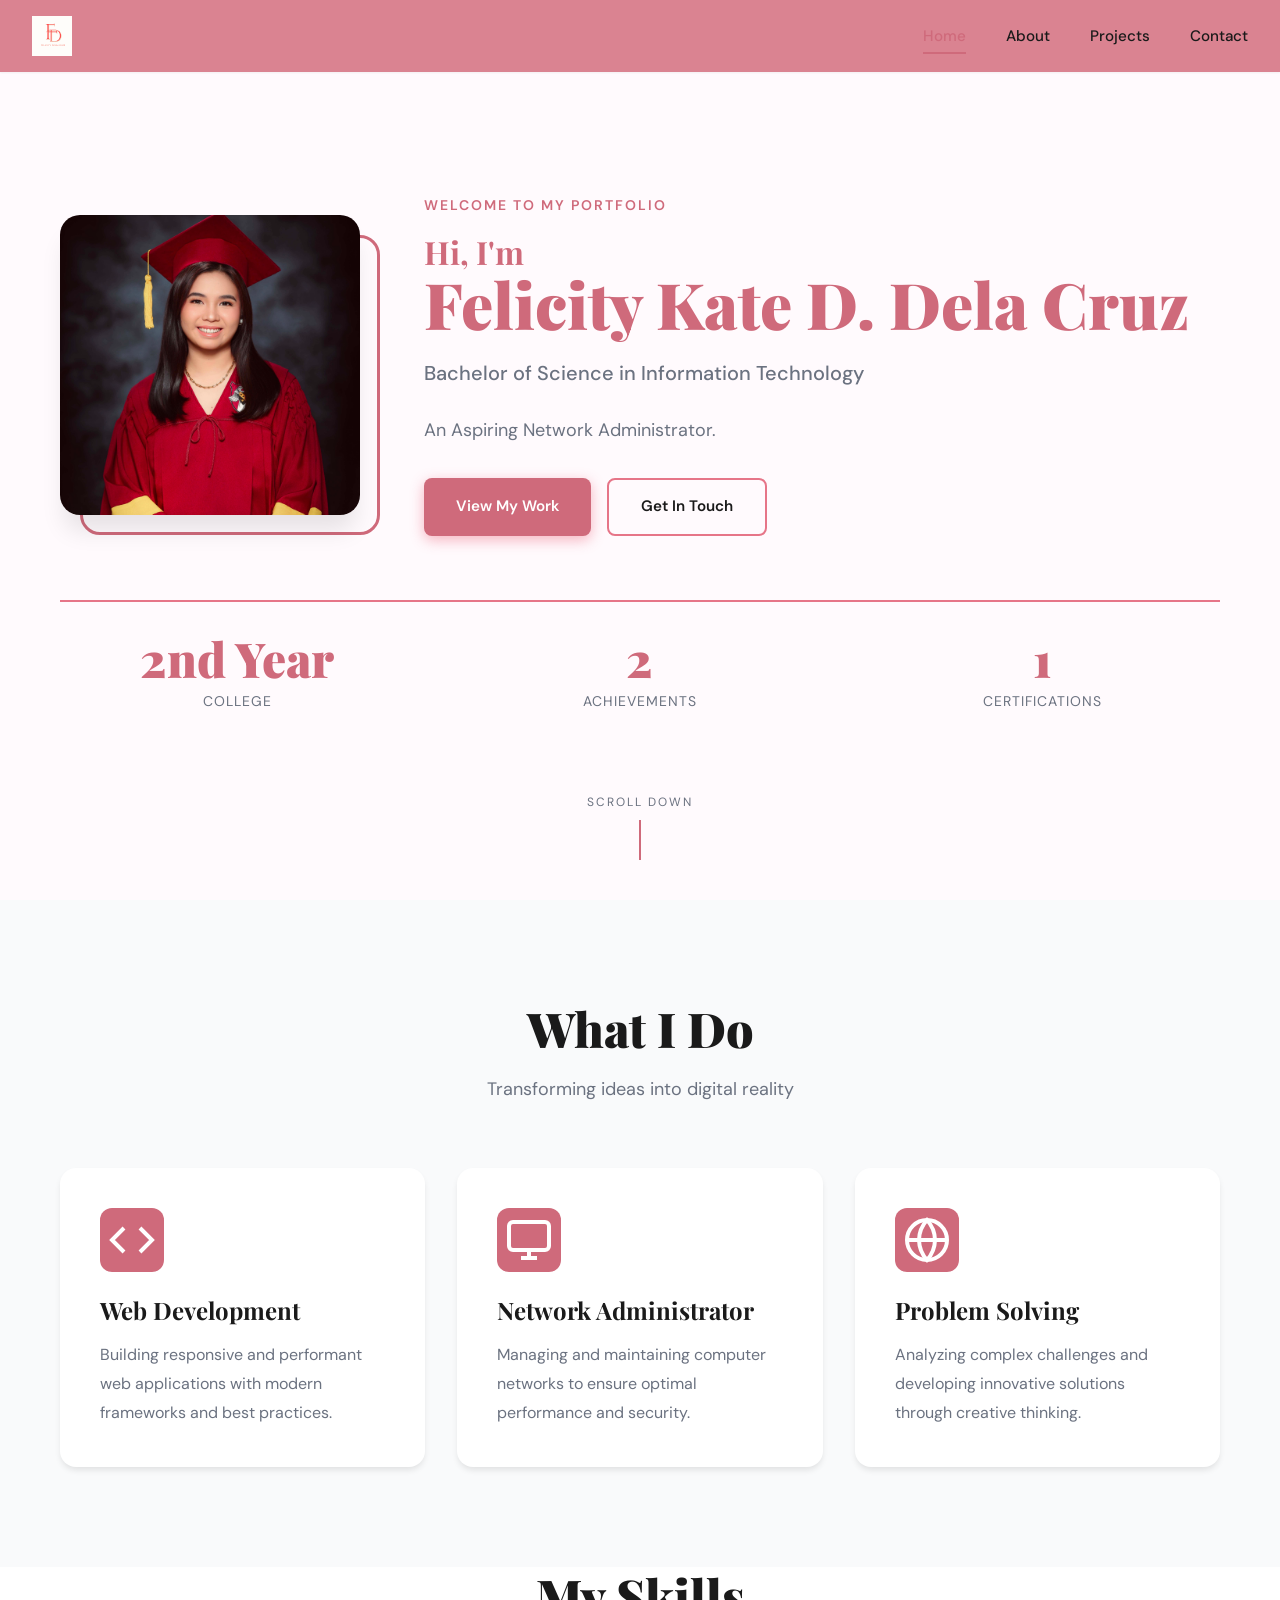
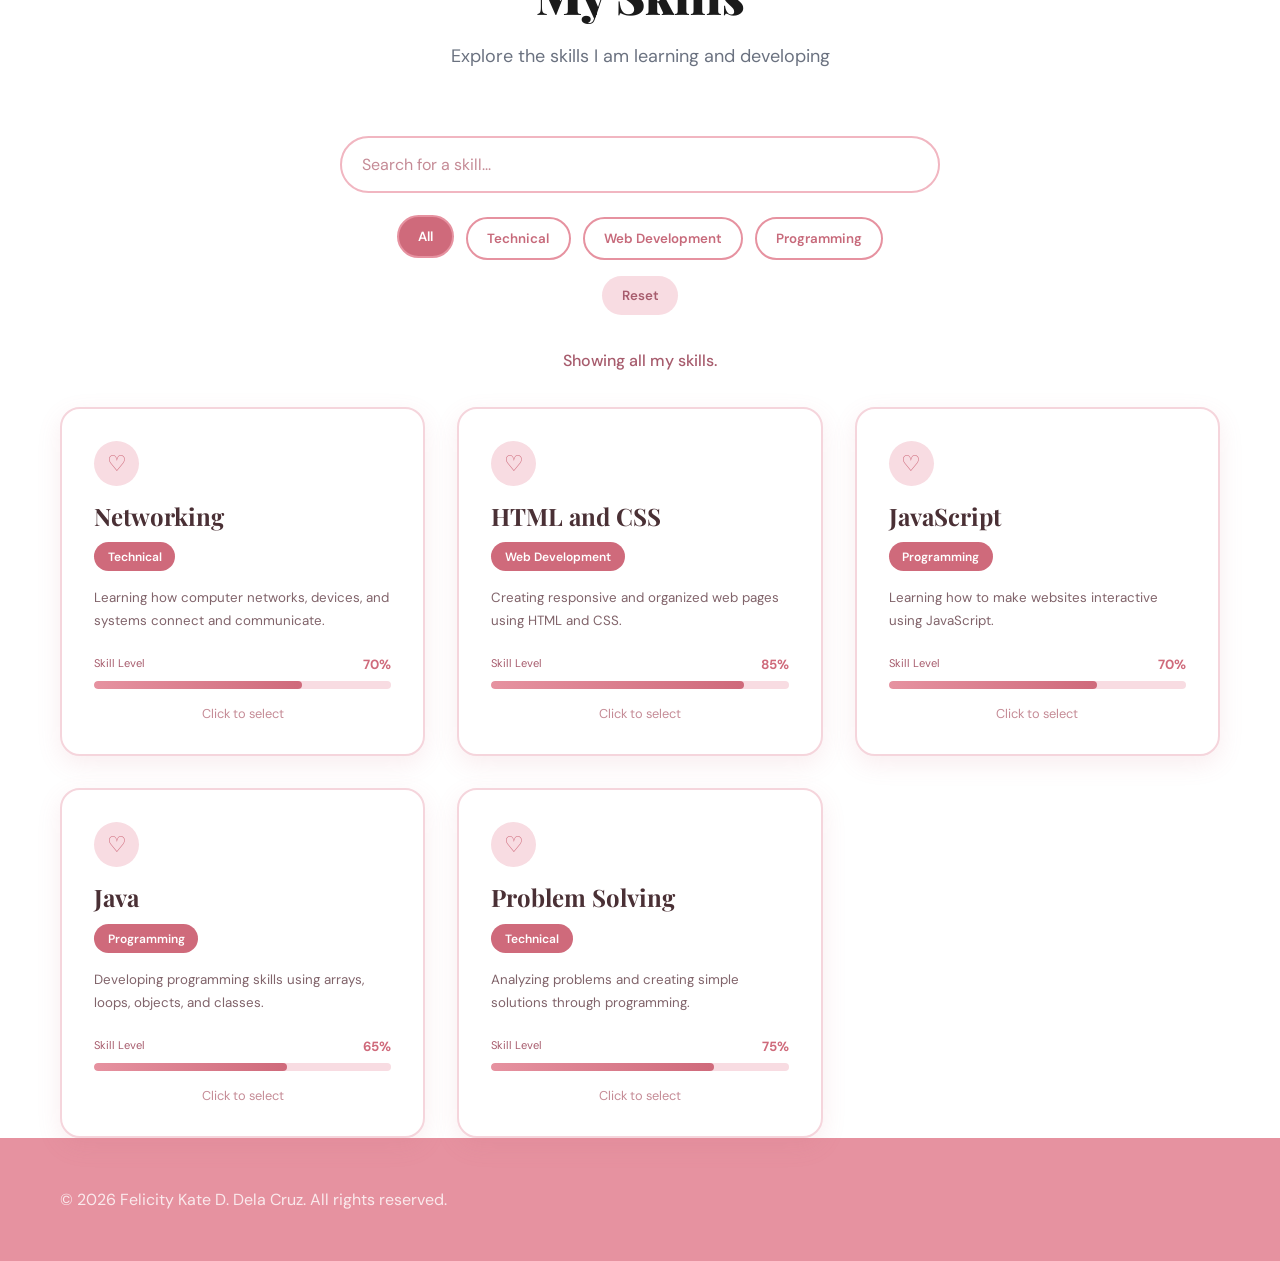
<file: index.html>
<!DOCTYPE html>
<html lang="en">
<head>
    <meta charset="UTF-8">
    <meta name="viewport" content="width=device-width, initial-scale=1.0">
    <title>Portfolio - Felicity Kate D. Dela Cruz</title>
    <link rel="stylesheet" href="styles.css">
        <script src="script.js" defer></script>
    <link rel="preconnect" href="https://fonts.googleapis.com">
    <link rel="preconnect" href="https://fonts.gstatic.com" crossorigin>
    <link href="https://fonts.googleapis.com/css2?family=Playfair+Display:wght@700;900&family=DM+Sans:wght@400;500;700&display=swap" rel="stylesheet">
</head>
<body>
    
    <nav class="navbar">
        <input type="checkbox" id="menu-toggle">
        <div class="nav-container">
            <a href="index.html" class="logo">
            <img src="assets/logo.svg" alt="My Logo">
            </a>
            <ul class="nav-menu">
                <li><a href="/index.html" class="nav-link active">Home</a></li>
                <li><a href="pages/about.html" class="nav-link">About</a></li>
                <li><a href="pages/projects.html" class="nav-link">Projects</a></li>
                <li><a href="pages/contact.html" class="nav-link">Contact</a></li>
            </ul>
            <label for="menu-toggle" class="hamburger">
                <span></span>
                <span></span>
                <span></span>
            </label>
        </div>
    </nav>

   
    <section class="hero">
        <div class="hero-background"></div>
        <div class="hero-container">
            <div class="hero-content">
                <div class="profile-photo">
                    <div class="photo-frame">
                        <img src="assets/profile.jpg" alt="Profile Photo">
                    </div>
                    <div class="photo-accent"></div>
                </div>
                <div class="hero-text">
                    <div class="hero-label">Welcome to my portfolio</div>
                    <h1 class="hero-title">
                        <span class="name-line">Hi, I'm</span>
                        <span class="name-highlight">Felicity Kate D. Dela Cruz</span>
                    </h1>
                    <p class="hero-course">Bachelor of Science in Information Technology</p>
                    <p class="hero-intro">
                       An Aspiring Network Administrator.
                    </p>
                    <div class="hero-cta">
                        <a href="pages/projects.html" class="btn btn-primary">View My Work</a>
                        <a href="pages/contact.html" class="btn btn-secondary">Get In Touch</a>
                    </div>
                </div>
            </div>
            
            <div class="hero-stats">
                <div class="stat-item">
                    <div class="stat-number">2nd Year</div>
                    <div class="stat-label">College</div>
                </div>
                <div class="stat-item">
                    <div class="stat-number">2</div>
                    <div class="stat-label"> Achievements</div>
                </div>
                <div class="stat-item">
                    <div class="stat-number">1</div>
                    <div class="stat-label">Certifications</div>
                </div>
            </div>
        </div>
        
        <div class="scroll-indicator">
            <span>Scroll Down</span>
            <div class="scroll-line"></div>
        </div>
    </section>

    
    <section class="featured">
        <div class="container">
            <div class="section-header">
                <h2 class="section-title">What I Do</h2>
                <p class="section-subtitle">Transforming ideas into digital reality</p>
            </div>
            
            <div class="features-grid">
                <div class="feature-card">
                    <div class="feature-icon">
                        <svg width="48" height="48" viewBox="0 0 24 24" fill="none" stroke="currentColor" stroke-width="2">
                            <polyline points="16 18 22 12 16 6"></polyline>
                            <polyline points="8 6 2 12 8 18"></polyline>
                        </svg>
                    </div>
                    <h3>Web Development</h3>
                    <p>Building responsive and performant web applications with modern frameworks and best practices.</p>
                </div>
                
                <div class="feature-card">
                    <div class="feature-icon">
                        <svg width="48" height="48" viewBox="0 0 24 24" fill="none" stroke="currentColor" stroke-width="2">
                            <rect x="2" y="3" width="20" height="14" rx="2"></rect>
                            <line x1="8" y1="21" x2="16" y2="21"></line>
                            <line x1="12" y1="17" x2="12" y2="21"></line>
                        </svg>
                    </div>
                    <h3>Network Administrator</h3>
                    <p>Managing and maintaining computer networks to ensure optimal performance and security.</p>
                </div>
                
                <div class="feature-card">
                    <div class="feature-icon">
                        <svg width="48" height="48" viewBox="0 0 24 24" fill="none" stroke="currentColor" stroke-width="2">
                            <circle cx="12" cy="12" r="10"></circle>
                            <line x1="2" y1="12" x2="22" y2="12"></line>
                            <path d="M12 2a15.3 15.3 0 0 1 4 10 15.3 15.3 0 0 1-4 10 15.3 15.3 0 0 1-4-10 15.3 15.3 0 0 1 4-10z"></path>
                        </svg>
                    </div>
                    <h3>Problem Solving</h3>
                    <p>Analyzing complex challenges and developing innovative solutions through creative thinking.</p>
                </div>
            </div>
        </div>
    </section>

    <section class="interactive-section">
    <div class="container">

        <div class="section-header">
            <h2 class="section-title">My Skills</h2>
            <p class="section-subtitle">
                Explore the skills I am learning and developing
            </p>
        </div>

        <div class="skill-controls">

            <div class="skill-search">
                <input
                    type="text"
                    id="skillSearch"
                    placeholder="Search for a skill..."
                    aria-label="Search skills"
                >
            </div>

            <div class="category-buttons">
                <button type="button" class="category-btn active" data-category="All">
                    All
                </button>

                <button type="button" class="category-btn" data-category="Technical">
                    Technical
                </button>

                <button type="button" class="category-btn" data-category="Web Development">
                    Web Development
                </button>

                <button type="button" class="category-btn" data-category="Programming">
                    Programming
                </button>
            </div>

            <button type="button" id="resetSkills" class="reset-btn">
                Reset
            </button>

        </div>

        <p id="skillMessage" class="skill-message"></p>

        <div id="skillsContainer" class="skills-container"></div>

    </div>
</section>

    
    <footer class="footer">
        <div class="container">
            <div class="footer-content">
                <div class="footer-left">
                    <p>&copy; 2026 Felicity Kate D. Dela Cruz. All rights reserved.</p>
                </div>
                
            </div>
        </div>
    </footer>

</body>
</html>
</file>
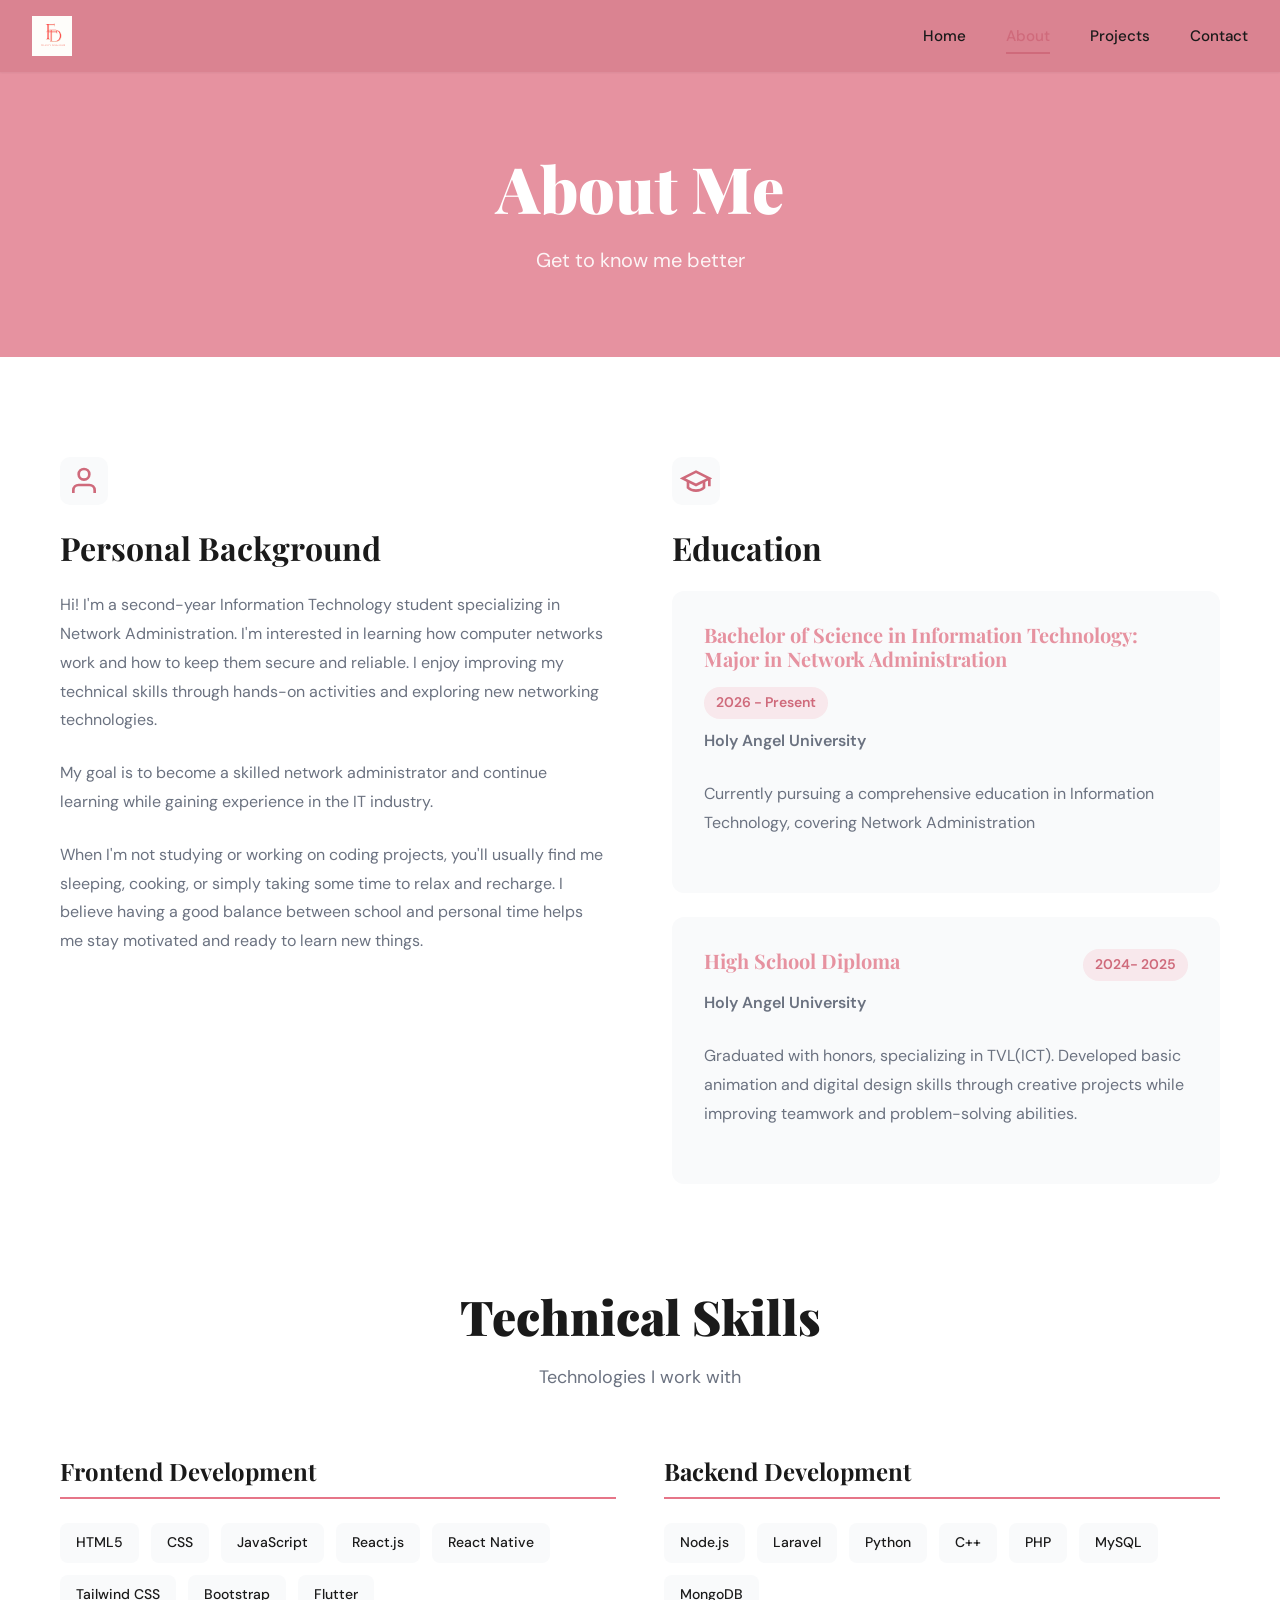
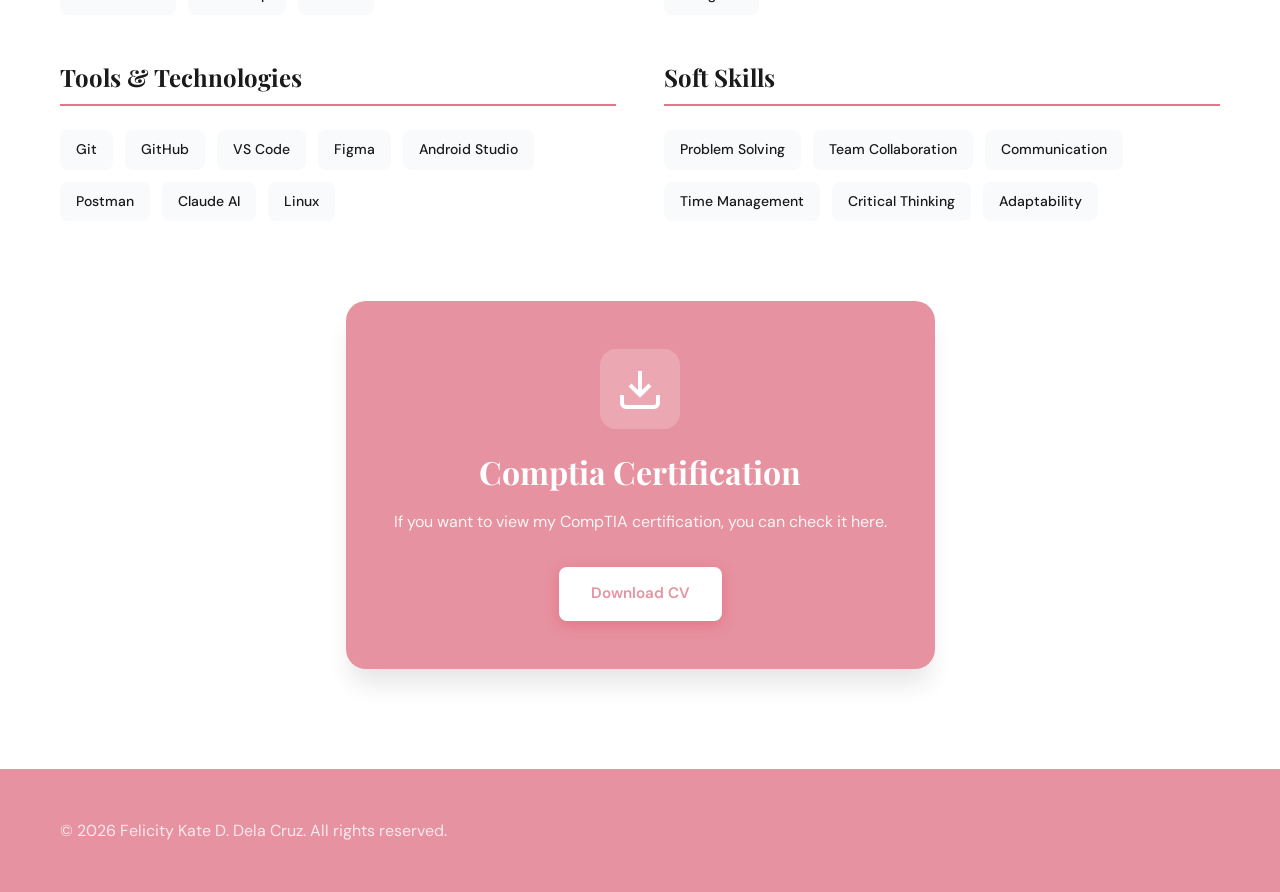
<file: pages/about.html>
<!DOCTYPE html>
<html lang="en">
<head>
    <meta charset="UTF-8">
    <meta name="viewport" content="width=device-width, initial-scale=1.0">
    <title>About - Portfolio</title>
    <link rel="stylesheet" href="../styles.css">
    <link rel="preconnect" href="https://fonts.googleapis.com">
    <link rel="preconnect" href="https://fonts.gstatic.com" crossorigin>
    <link href="https://fonts.googleapis.com/css2?family=Playfair+Display:wght@700;900&family=DM+Sans:wght@400;500;700&display=swap" rel="stylesheet">
</head>
<body>
 
    <nav class="navbar">
        <input type="checkbox" id="menu-toggle">
        <div class="nav-container">
             <a href="../index.html" class="logo">
             <img src="../assets/logo.svg" alt="My Logo">
            </a>
            <ul class="nav-menu">
                <li><a href="../index.html" class="nav-link">Home</a></li>
                <li><a href="about.html" class="nav-link active">About</a></li>
                <li><a href="projects.html" class="nav-link">Projects</a></li>
                <li><a href="contact.html" class="nav-link">Contact</a></li>
            </ul>
            <label for="menu-toggle" class="hamburger">
                <span></span>
                <span></span>
                <span></span>
            </label>
        </div>
    </nav>


    <section class="page-header">
        <div class="container">
            <div class="page-header-content">
                <h1 class="page-title">About Me</h1>
                <p class="page-subtitle">Get to know me better</p>
            </div>
        </div>
    </section>

    
    <section class="about-content">
        <div class="container">
            <div class="about-grid">
             
                <div class="about-section">
                    <div class="section-icon">
                        <svg width="32" height="32" viewBox="0 0 24 24" fill="none" stroke="currentColor" stroke-width="2">
                            <path d="M20 21v-2a4 4 0 0 0-4-4H8a4 4 0 0 0-4 4v2"></path>
                            <circle cx="12" cy="7" r="4"></circle>
                        </svg>
                    </div>
                    <h2>Personal Background</h2>
                    <p>
                      Hi! I'm a second-year Information Technology student specializing in Network Administration. 
                      I'm interested in learning how computer networks work and how to keep them secure and reliable. 
                      I enjoy improving my technical skills through hands-on activities and exploring new networking technologies.
                    </p>
                    <p>
                    My goal is to become a skilled network administrator and continue learning while gaining experience in the IT industry.
                    </p>
                    <p>
                     When I'm not studying or working on coding projects, you'll usually find me sleeping, cooking, or simply taking some time to relax and recharge.
                      I believe having a good balance between school and personal time helps me stay motivated and ready to learn new things.
                    </p>
                </div>

            
                <div class="about-section">
                    <div class="section-icon">
                        <svg width="32" height="32" viewBox="0 0 24 24" fill="none" stroke="currentColor" stroke-width="2">
                            <path d="M22 10v6M2 10l10-5 10 5-10 5z"></path>
                            <path d="M6 12v5c3 3 9 3 12 0v-5"></path>
                        </svg>
                    </div>
                    <h2>Education</h2>
                    
                    <div class="education-item">
                        <div class="education-header">
                            <h3>Bachelor of Science in Information Technology: Major in Network Administration</h3>
                            <span class="education-year">2026 - Present</span>
                        </div>
                        <p class="education-institution">Holy Angel University</p>
                        <p class="education-description">
                            Currently pursuing a comprehensive education in Information Technology, covering Network Administration
                           
                        </p>
                    </div>

                    <div class="education-item">
                        <div class="education-header">
                            <h3>High School Diploma</h3>
                            <span class="education-year">2024- 2025</span>
                        </div>
                        <p class="education-institution">Holy Angel University</p>
                        <p class="education-description">
                            Graduated with honors, specializing in TVL(ICT). Developed basic animation and digital design skills through creative projects while improving teamwork and problem-solving abilities.
 
                        </p>
                    </div>
                </div>
            </div>

            
            <div class="skills-section">
                <div class="section-header">
                    <h2 class="section-title">Technical Skills</h2>
                    <p class="section-subtitle">Technologies I work with</p>
                </div>

                <div class="skills-grid">
                    <div class="skill-category">
                        <h3>Frontend Development</h3>
                        <div class="skill-tags">
                            <span class="skill-tag">HTML5</span>
                            <span class="skill-tag">CSS</span>
                            <span class="skill-tag">JavaScript</span>
                            <span class="skill-tag">React.js</span>
                            <span class="skill-tag">React Native</span>
                            <span class="skill-tag">Tailwind CSS</span>
                            <span class="skill-tag">Bootstrap</span>
                            <span class="skill-tag">Flutter</span>
                        </div>
                    </div>

                    <div class="skill-category">
                        <h3>Backend Development</h3>
                        <div class="skill-tags">
                            <span class="skill-tag">Node.js</span>
                            <span class="skill-tag">Laravel</span>
                            <span class="skill-tag">Python</span>
                            <span class="skill-tag">C++</span>
                            <span class="skill-tag">PHP</span>
                            <span class="skill-tag">MySQL</span>
                            <span class="skill-tag">MongoDB</span>
                        </div>
                    </div>

                    <div class="skill-category">
                        <h3>Tools & Technologies</h3>
                        <div class="skill-tags">
                            <span class="skill-tag">Git</span>
                            <span class="skill-tag">GitHub</span>
                            <span class="skill-tag">VS Code</span>
                            <span class="skill-tag">Figma</span>
                            <span class="skill-tag">Android Studio</span>
                            <span class="skill-tag">Postman</span>
                            <span class="skill-tag">Claude AI</span>
                            <span class="skill-tag">Linux</span>
                        </div>
                    </div>

                    <div class="skill-category">
                        <h3>Soft Skills</h3>
                        <div class="skill-tags">
                            <span class="skill-tag">Problem Solving</span>
                            <span class="skill-tag">Team Collaboration</span>
                            <span class="skill-tag">Communication</span>
                            <span class="skill-tag">Time Management</span>
                            <span class="skill-tag">Critical Thinking</span>
                            <span class="skill-tag">Adaptability</span>
                        </div>
                    </div>
                </div>
            </div>

            <div class="cv-section">
                <div class="cv-card">
                    <div class="cv-icon">
                        <svg width="48" height="48" viewBox="0 0 24 24" fill="none" stroke="currentColor" stroke-width="2">
                            <path d="M21 15v4a2 2 0 0 1-2 2H5a2 2 0 0 1-2-2v-4"></path>
                            <polyline points="7 10 12 15 17 10"></polyline>
                            <line x1="12" y1="15" x2="12" y2="3"></line>
                        </svg>
                    </div>
                    <h3>Comptia Certification</h3>
                    <p>If you want to view my CompTIA certification, you can check it here.</p>
                    <a href="../assets/certificate.jpg" download class="btn btn-primary cv-download-btn">Download CV</a>
                </div>
            </div>
        </div>
    </section>

    <footer class="footer">
        <div class="container">
            <div class="footer-content">
                <div class="footer-left">
                    <p>&copy; 2026 Felicity Kate D. Dela Cruz. All rights reserved.</p>
                </div>
            </div>
        </div>
    </footer>

</body>
</html>
</file>
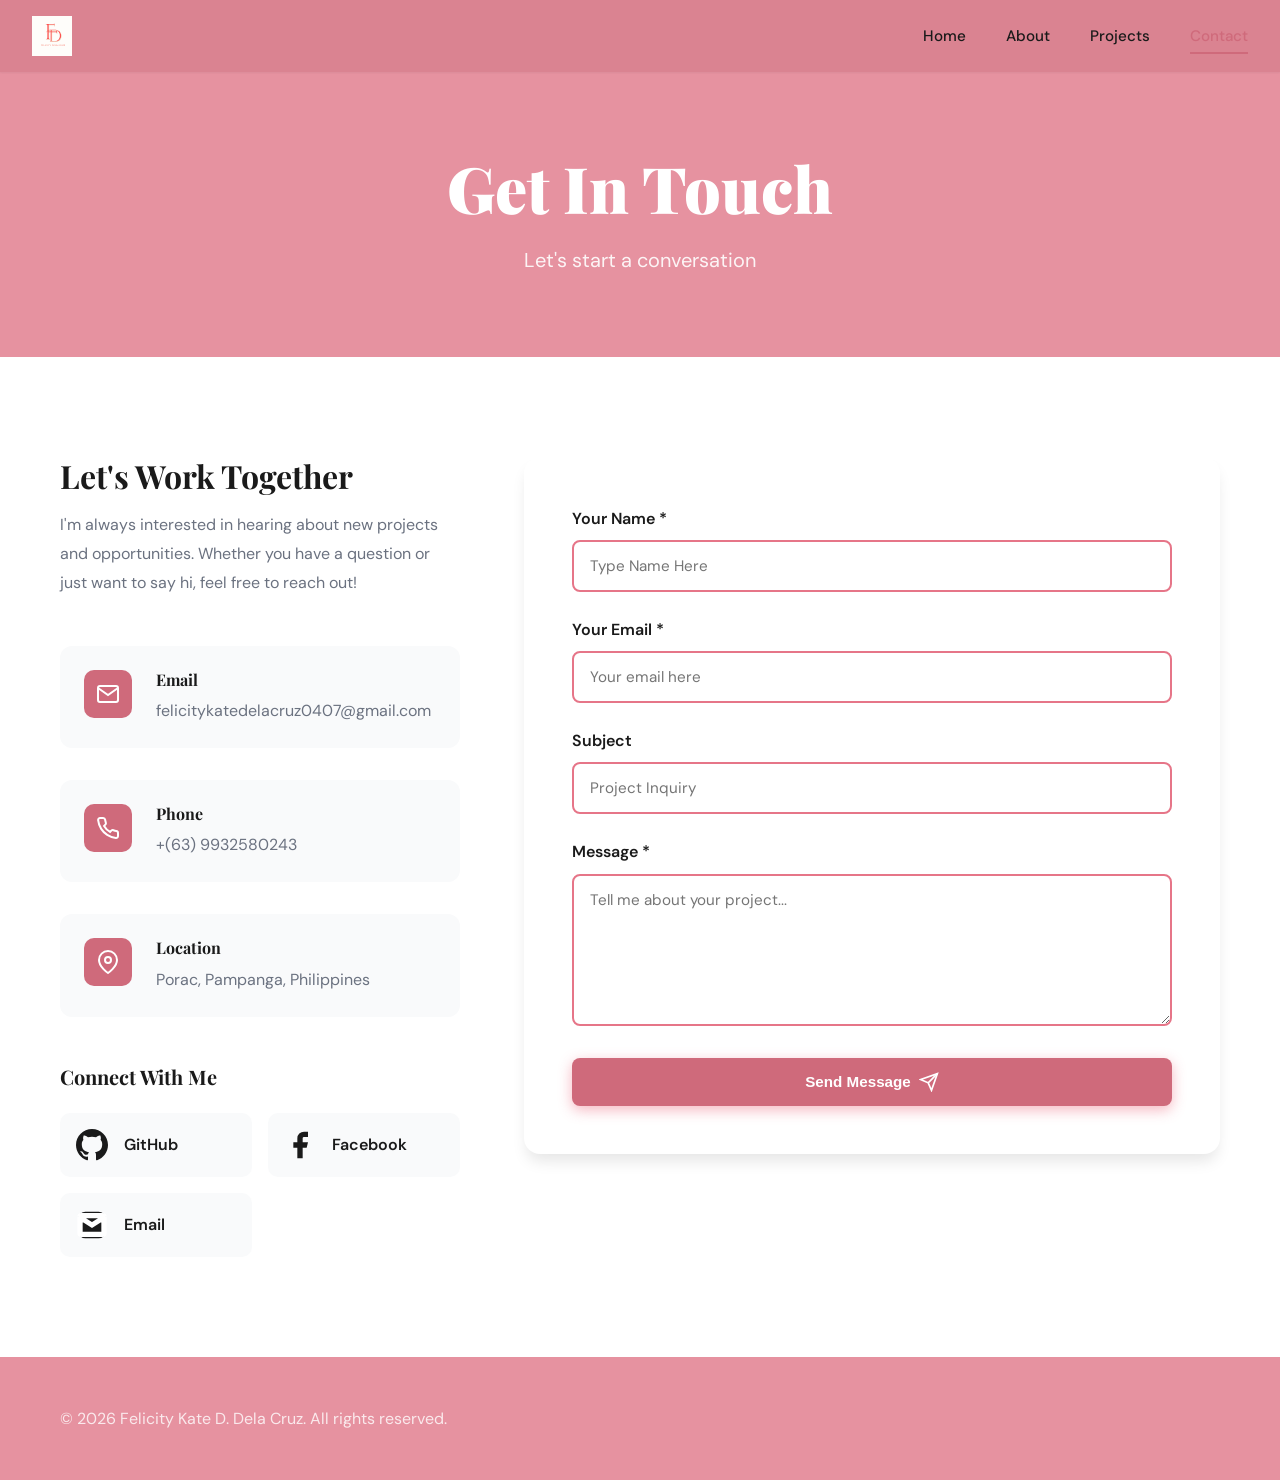
<file: pages/contact.html>
<!DOCTYPE html>
<html lang="en">
<head>
    <meta charset="UTF-8">
    <meta name="viewport" content="width=device-width, initial-scale=1.0">
    <title>Contact - Portfolio</title>
    <link rel="stylesheet" href="../styles.css">
    <link rel="preconnect" href="https://fonts.googleapis.com">
    <link rel="preconnect" href="https://fonts.gstatic.com" crossorigin>
    <link href="https://fonts.googleapis.com/css2?family=Playfair+Display:wght@700;900&family=DM+Sans:wght@400;500;700&display=swap" rel="stylesheet">
</head>
<body>
   
    <nav class="navbar">
        <input type="checkbox" id="menu-toggle">
        <div class="nav-container">
            <a href="../index.html" class="logo">
            <img src="../assets/logo.svg" alt="My Logo">
            </a>
            <ul class="nav-menu">
                <li><a href="../index.html" class="nav-link">Home</a></li>
                <li><a href="about.html" class="nav-link">About</a></li>
                <li><a href="projects.html" class="nav-link">Projects</a></li>
                <li><a href="contact.html" class="nav-link active">Contact</a></li>
            </ul>
            <label for="menu-toggle" class="hamburger">
                <span></span>
                <span></span>
                <span></span>
            </label>
        </div>
    </nav>

   
    <section class="page-header">
        <div class="container">
            <div class="page-header-content">
                <h1 class="page-title">Get In Touch</h1>
                <p class="page-subtitle">Let's start a conversation</p>
            </div>
        </div>
    </section>

 
    <section class="contact-section">
        <div class="container">
            <div class="contact-grid">
                
               
                <div class="contact-info">
                    <div class="contact-intro">
                        <h2>Let's Work Together</h2>
                        <p>
                            I'm always interested in hearing about new projects and opportunities. 
                            Whether you have a question or just want to say hi, feel free to reach out!
                        </p>
                    </div>

                    <div class="contact-details">
                        <div class="contact-item">
                            <div class="contact-icon">
                                <svg width="24" height="24" viewBox="0 0 24 24" fill="none" stroke="currentColor" stroke-width="2">
                                    <path d="M4 4h16c1.1 0 2 .9 2 2v12c0 1.1-.9 2-2 2H4c-1.1 0-2-.9-2-2V6c0-1.1.9-2 2-2z"></path>
                                    <polyline points="22,6 12,13 2,6"></polyline>
                                </svg>
                            </div>
                            <div class="contact-text">
                                <h3>Email</h3>
                                <a href="mailto:felicitykatedelacruz0407@gmail.com">felicitykatedelacruz0407@gmail.com</a>
                            </div>
                        </div>

                        <div class="contact-item">
                            <div class="contact-icon">
                                <svg width="24" height="24" viewBox="0 0 24 24" fill="none" stroke="currentColor" stroke-width="2">
                                    <path d="M22 16.92v3a2 2 0 0 1-2.18 2 19.79 19.79 0 0 1-8.63-3.07 19.5 19.5 0 0 1-6-6 19.79 19.79 0 0 1-3.07-8.67A2 2 0 0 1 4.11 2h3a2 2 0 0 1 2 1.72 12.84 12.84 0 0 0 .7 2.81 2 2 0 0 1-.45 2.11L8.09 9.91a16 16 0 0 0 6 6l1.27-1.27a2 2 0 0 1 2.11-.45 12.84 12.84 0 0 0 2.81.7A2 2 0 0 1 22 16.92z"></path>
                                </svg>
                            </div>
                            <div class="contact-text">
                                <h3>Phone</h3>
                                <a href="tel:+639932580243">+(63) 9932580243</a>
                            </div>
                        </div>

                        <div class="contact-item">
                            <div class="contact-icon">
                                <svg width="24" height="24" viewBox="0 0 24 24" fill="none" stroke="currentColor" stroke-width="2">
                                    <path d="M21 10c0 7-9 13-9 13s-9-6-9-13a9 9 0 0 1 18 0z"></path>
                                    <circle cx="12" cy="10" r="3"></circle>
                                </svg>
                            </div>
                            <div class="contact-text">
                                <h3>Location</h3>
                                <p>Porac, Pampanga, Philippines</p>
                            </div>
                        </div>
                    </div>

                    <div class="contact-social">
                        <h3>Connect With Me</h3>
                        <div class="social-links-large">
                            <a href="https://github.com/felicitydelacruz" class="social-link-large" aria-label="GitHub">
                                <svg width="32" height="32" viewBox="0 0 24 24" fill="currentColor">
                                    <path d="M12 0c-6.626 0-12 5.373-12 12 0 5.302 3.438 9.8 8.207 11.387.599.111.793-.261.793-.577v-2.234c-3.338.726-4.033-1.416-4.033-1.416-.546-1.387-1.333-1.756-1.333-1.756-1.089-.745.083-.729.083-.729 1.205.084 1.839 1.237 1.839 1.237 1.07 1.834 2.807 1.304 3.492.997.107-.775.418-1.305.762-1.604-2.665-.305-5.467-1.334-5.467-5.931 0-1.311.469-2.381 1.236-3.221-.124-.303-.535-1.524.117-3.176 0 0 1.008-.322 3.301 1.23.957-.266 1.983-.399 3.003-.404 1.02.005 2.047.138 3.006.404 2.291-1.552 3.297-1.23 3.297-1.23.653 1.653.242 2.874.118 3.176.77.84 1.235 1.911 1.235 3.221 0 4.609-2.807 5.624-5.479 5.921.43.372.823 1.102.823 2.222v3.293c0 .319.192.694.801.576 4.765-1.589 8.199-6.086 8.199-11.386 0-6.627-5.373-12-12-12z"/>
                                </svg>
                                <span>GitHub</span>
                            
                            <a href="https://www.facebook.com/felicity.delacruz.10" class="social-link-large" aria-label="Facebook">
                                <svg width="32" height="32" viewBox="0 0 24 24" fill="currentColor">
                                <path d="M18 2h-3a5 5 0 00-5 5v3H7v4h3v8h4v-8h3l1-4h-4V7a1 1 0 011-1h3z"/>
                                </svg>
                                <span>Facebook</span>
                            </a>
                            <a href="mailto:felicitykatedelacruz0407@gmail.com" class="social-link-large" aria-label="Email">
                                <svg width="32" height="32" viewBox="0 0 24 24" fill="currentColor">
                                    <rect x="2" y="2" width="20" height="20" rx="5" ry="5"></rect>
                                    <path d="M22 6c0-1.1-.9-2-2-2H4c-1.1 0-2 .9-2 2v12c0 1.1.9 2 2 2h16c1.1 0 2-.9 2-2V6zm-2 0l-8 5-8-5h16zm0 12H4V8l8 5 8-5v10z"  fill="none" stroke="#fff" stroke-width="2"></path>
                                    <line x1="17.5" y1="6.5" x2="17.51" y2="6.5" stroke="#fff" stroke-width="2"></line>
                                </svg>
                                <span>Email</span>
                            </a>
                        </div>
                    </div>
                </div>

               
                <div class="contact-form-wrapper">
                    <form class="contact-form" id="contactForm" method="post" action="https://formspree.io/f/xwvnlror">
                        <div class="form-group">
                            <label for="name">Your Name *</label>
                            <input 
                                type="text" 
                                id="name" 
                                name="name" 
                                placeholder="Type Name Here"
                                required
                                minlength="2"
                            >
                        </div>

                        <div class="form-group">
                            <label for="email">Your Email *</label>
                            <input 
                                type="email" 
                                id="email" 
                                name="email" 
                                placeholder="Your email here"
                                required
                            >
                        </div>

                        <div class="form-group">
                            <label for="subject">Subject</label>
                            <input 
                                type="text" 
                                id="subject" 
                                name="subject" 
                                placeholder="Project Inquiry"
                                minlength="3"
                            >
                        </div>

                        <div class="form-group">
                            <label for="message">Message *</label>
                            <textarea 
                                id="message" 
                                name="message" 
                                rows="6" 
                                placeholder="Tell me about your project..."
                                required
                                minlength="10"
                            ></textarea>
                        </div>

                        <button type="submit" class="btn btn-primary btn-full">
                            Send Message
                            <svg width="20" height="20" viewBox="0 0 24 24" fill="none" stroke="currentColor" stroke-width="2">
                                <line x1="22" y1="2" x2="11" y2="13"></line>
                                <polygon points="22 2 15 22 11 13 2 9 22 2"></polygon>
                            </svg>
                        </button>
                    </form>

                    <div class="form-success" id="formSuccess">
                        <div class="success-icon">
                            <svg width="48" height="48" viewBox="0 0 24 24" fill="none" stroke="currentColor" stroke-width="2">
                                <path d="M22 11.08V12a10 10 0 1 1-5.93-9.14"></path>
                                <polyline points="22 4 12 14.01 9 11.01"></polyline>
                            </svg>
                        </div>
                        <h3>Message Sent Successfully!</h3>
                        <p>Thank you for reaching out. I'll get back to you as soon as possible.</p>
                        <a href="contact.html" class="btn btn-secondary">Send Another Message</a>
                    </div>
                </div>

            </div>
        </div>
    </section>


    <footer class="footer">
        <div class="container">
            <div class="footer-content">
                <div class="footer-left">
                    <p>&copy; 2026 Felicity Kate D. Dela Cruz. All rights reserved.</p>
                </div>
                
            </div>
        </div>
    </footer>

    
</body>
</html>
</file>
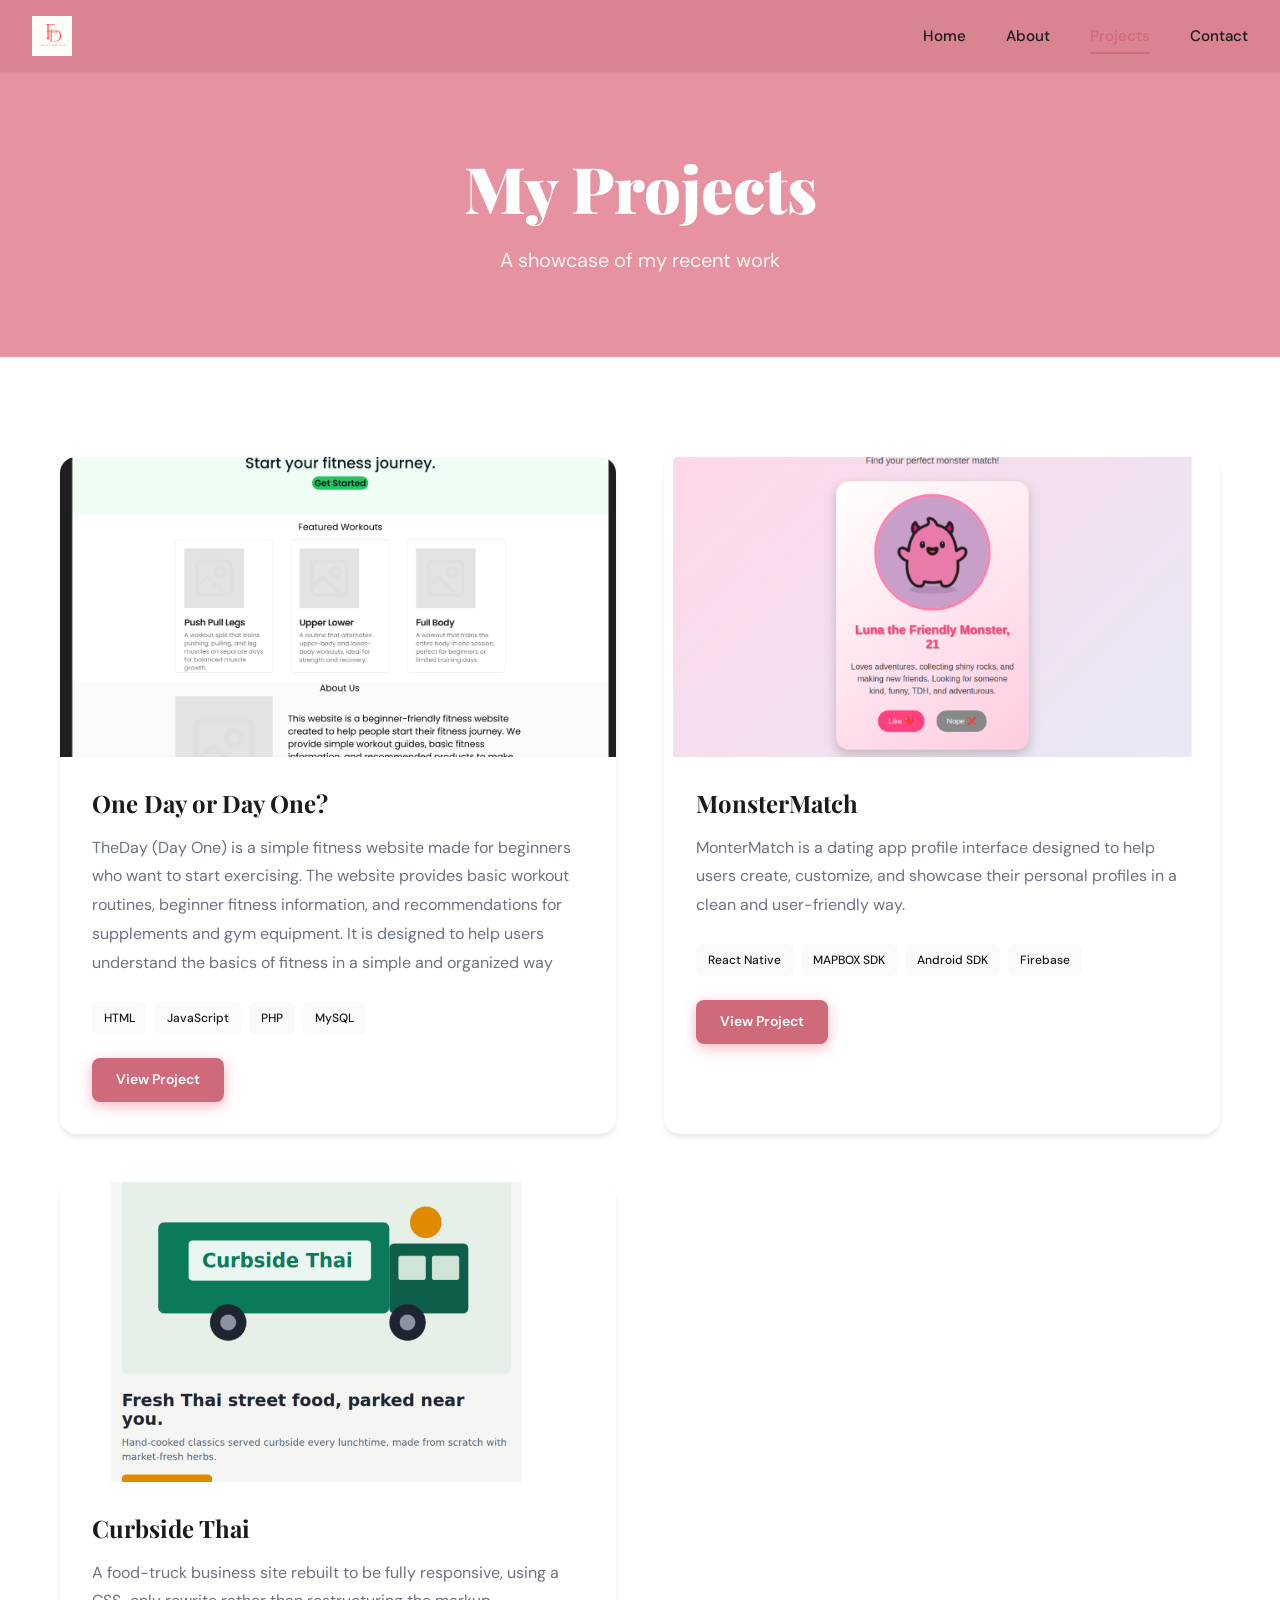
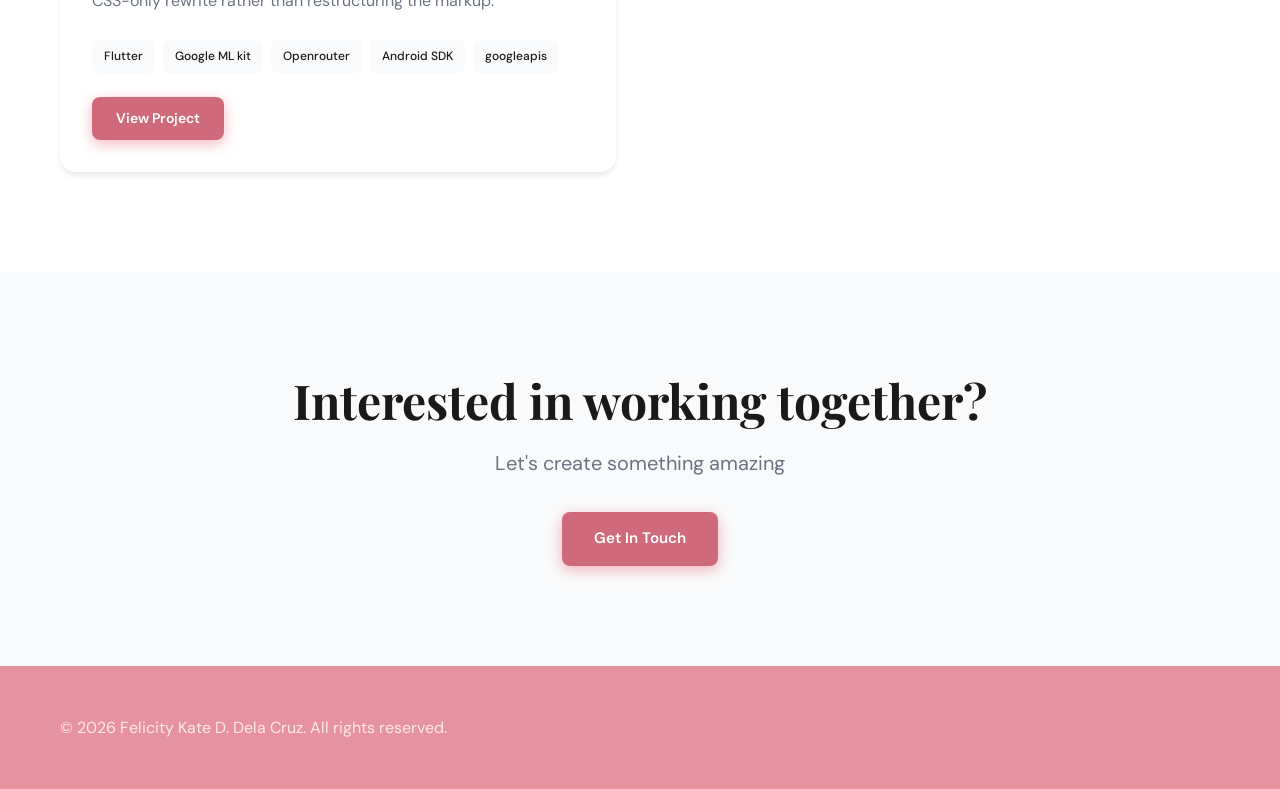
<file: pages/projects.html>
<!DOCTYPE html>
<html lang="en">
<head>
    <meta charset="UTF-8">
    <meta name="viewport" content="width=device-width, initial-scale=1.0">
    <title>Projects - Portfolio</title>
    <link rel="stylesheet" href="../styles.css">
    <link rel="preconnect" href="https://fonts.googleapis.com">
    <link rel="preconnect" href="https://fonts.gstatic.com" crossorigin>
    <link href="https://fonts.googleapis.com/css2?family=Playfair+Display:wght@700;900&family=DM+Sans:wght@400;500;700&display=swap" rel="stylesheet">
</head>
<body>

    <nav class="navbar">
        <input type="checkbox" id="menu-toggle">
        <div class="nav-container">
             <a href="../index.html" class="logo">
             <img src="../assets/logo.svg" alt="My Logo">
            </a>
            <ul class="nav-menu">
                <li><a href="../index.html" class="nav-link">Home</a></li>
                <li><a href="about.html" class="nav-link">About</a></li>
                <li><a href="projects.html" class="nav-link active">Projects</a></li>
                <li><a href="contact.html" class="nav-link">Contact</a></li>
            </ul>
            <label for="menu-toggle" class="hamburger">
                <span></span>
                <span></span>
                <span></span>
            </label>
        </div>
    </nav>

   
    <section class="page-header">
        <div class="container">
            <div class="page-header-content">
                <h1 class="page-title">My Projects</h1>
                <p class="page-subtitle">A showcase of my recent work</p>
            </div>
        </div>
    </section>


    <section class="projects-section">
        <div class="container">
            <div class="projects-grid">
                
               
                <div class="project-card">
                    <div class="project-image">
                        <img src="../assets/project 1.jpg" alt="One Day or Day One?">
                        <div class="project-overlay">
                            <a href="#" class="project-view-btn">View Project</a>
                        </div>
                    </div>
                    <div class="project-content">
                        <h3 class="project-title">One Day or Day One?</h3>
                        <p class="project-description">
                            TheDay (Day One) is a simple fitness website made for beginners who want to start exercising.
                            The website provides basic workout routines, beginner fitness information, and recommendations for supplements and gym equipment. 
                            It is designed to help users understand the basics of fitness in a simple and organized way
                        </p>
                        <div class="project-tools">
                            <span class="tool-tag">HTML</span>
                            <span class="tool-tag">JavaScript</span>
                            <span class="tool-tag">PHP</span>
                            <span class="tool-tag">MySQL</span>
                        </div>
                        <div class="project-links">
                            <a href="#" class="btn btn-primary btn-small">View Project</a>
                        </div>
                    </div>
                </div>

               
                <div class="project-card">
                    <div class="project-image">
                        <img src="../assets/project2.jpg.png" alt="MonsterMatch">
                        <div class="project-overlay">
                            <a href="#" class="project-view-btn">View Project</a>
                        </div>
                    </div>
                    <div class="project-content">
                        <h3 class="project-title">MonsterMatch</h3>
                        <p class="project-description">
                           MonterMatch is a dating app profile interface designed to help users create, customize,
                        and showcase their personal profiles in a clean and user-friendly way.
                        </p>
                        <div class="project-tools">
                            <span class="tool-tag">React Native</span>
                            <span class="tool-tag">MAPBOX SDK</span>
                            <span class="tool-tag">Android SDK</span>
                            <span class="tool-tag">Firebase</span>
                        </div>
                        <div class="project-links">
                            <a href="#" class="btn btn-primary btn-small">View Project</a>
                        </div>
                    </div>
                </div>

             
                <div class="project-card">
                    <div class="project-image">
                        <img src="../assets/project3.png" alt="Curbside Thai">
                        <div class="project-overlay">
                            <a href="#" class="project-view-btn">View Project</a>
                        </div>
                    </div>
                    <div class="project-content">
                        <h3 class="project-title">Curbside Thai</h3>
                        <p class="project-description">
                            A food-truck business site rebuilt to be fully responsive, using a CSS-only rewrite rather than restructuring the markup.
                        </p>
                        <div class="project-tools">
                            <span class="tool-tag">Flutter</span>
                            <span class="tool-tag">Google ML kit</span>
                            <span class="tool-tag">Openrouter</span>
                            <span class="tool-tag">Android SDK</span>
                            <span class="tool-tag">googleapis</span>
                        </div>
                        <div class="project-links">
                            <a href="#" class="btn btn-primary btn-small">View Project</a>
                        </div>
                    </div>
                </div>

            </div>
        </div>
    </section>

   
    <section class="cta-section">
        <div class="container">
            <div class="cta-content">
                <h2>Interested in working together?</h2>
                <p>Let's create something amazing</p>
                <a href="contact.html" class="btn btn-primary">Get In Touch</a>
            </div>
        </div>
    </section>

  
    <footer class="footer">
        <div class="container">
            <div class="footer-content">
                <div class="footer-left">
                    <p>&copy; 2026 Felicity Kate D. Dela Cruz. All rights reserved.</p>
                </div>
               
            </div>
        </div>
    </footer>

</body>
</html>
</file>
<file: styles.css>
:root {
    --primary-color: rgb(230, 146, 160);
    --secondary-color: #16213e;
    --accent-color: #0f3460;
    --highlight-color: rgb(207, 106, 123);
    --text-dark: #1a1a1a;
    --text-light: #6b7280;
    --text-white: #ffffff;
    --bg-light: #f9fafb;
    --bg-white: #ffffff;
    --border-color: rgb(230, 117, 136);
    --shadow-sm: 0 1px 2px 0 rgba(0, 0, 0, 0.05);
    --shadow-md: 0 4px 6px -1px rgba(0, 0, 0, 0.1);
    --shadow-lg: 0 10px 15px -3px rgba(0, 0, 0, 0.1);
    --shadow-xl: 0 20px 25px -5px rgba(0, 0, 0, 0.1);
    --transition: all 0.3s cubic-bezier(0.4, 0, 0.2, 1);
}


* {
    margin: 0;
    padding: 0;
    box-sizing: border-box;
}

.logo img {
    height: 40px;  
    width: auto;   
    vertical-align: middle; 
}

html {
    scroll-behavior: smooth;
    scroll-padding-top: 80px; 
}

body {
    font-family: 'DM Sans', sans-serif;
    font-size: 16px;
    line-height: 1.7;
    color: var(--text-dark);
    background-color: var(--bg-white);
    overflow-x: hidden;
}

h1, h2, h3, h4, h5, h6 {
    font-family: 'Playfair Display', serif;
    font-weight: 700;
    line-height: 1.2;
    color: var(--text-dark);
}

a {
    text-decoration: none;
    color: inherit;
    transition: var(--transition);
}

img {
    max-width: 100%;
    height: auto;
    display: block;
}

ul {
    list-style: none;
}


.container {
    max-width: 1200px;
    margin: 0 auto;
    padding: 0 20px;
}

.navbar {
    position: fixed;
    top: 0;
    left: 0;
    right: 0;
    background: rgb(218, 131, 145);
    backdrop-filter: blur(10px);
    box-shadow: var(--shadow-sm);
    z-index: 1000;
    transition: var(--transition);
}

.nav-container {
    max-width: 1400px;
    margin: 0 auto;
    padding: 1rem 2rem;
    display: flex;
    justify-content: space-between;
    align-items: center;
}

.logo {
    font-family: 'Playfair Display', serif;
    font-size: 1.5rem;
    font-weight: 900;
    color: var(--primary-color);
    letter-spacing: -0.5px;
}

.nav-menu {
    display: flex;
    gap: 2.5rem;
    align-items: center;
}

.nav-link {
    font-size: 0.95rem;
    font-weight: 500;
    color: var(--text-dark);
    position: relative;
    padding: 0.5rem 0;
}

.nav-link::after {
    content: '';
    position: absolute;
    bottom: 0;
    left: 0;
    width: 0;
    height: 2px;
    background: var(--highlight-color);
    transition: var(--transition);
}

.nav-link:hover::after,
.nav-link.active::after {
    width: 100%;
}

.nav-link:hover,
.nav-link.active {
    color: var(--highlight-color);
}


#menu-toggle {
    display: none;
}

.hamburger {
    display: none;
    flex-direction: column;
    cursor: pointer;
    gap: 5px;
}

.hamburger span {
    width: 25px;
    height: 3px;
    background: var(--primary-color);
    border-radius: 3px;
    transition: var(--transition);
}


.btn {
    display: inline-flex;
    align-items: center;
    gap: 0.5rem;
    padding: 0.875rem 2rem;
    font-size: 0.95rem;
    font-weight: 600;
    border-radius: 8px;
    cursor: pointer;
    transition: var(--transition);
    border: none;
    text-align: center;
}

.btn-primary {
    background: var(--highlight-color);
    color: var(--text-white);
    box-shadow: 0 4px 14px 0 rgba(233, 69, 96, 0.39);
}

.btn-primary:hover {
    background: #d63850;
    transform: translateY(-2px);
    box-shadow: 0 6px 20px 0 rgba(233, 69, 96, 0.5);
}

.btn-secondary {
    background: transparent;
    color: var(--text-dark);
    border: 2px solid var(--border-color);
}

.btn-secondary:hover {
    background: var(--primary-color);
    color: var(--text-white);
    border-color: var(--primary-color);
}

.btn-small {
    padding: 0.625rem 1.5rem;
    font-size: 0.875rem;
}

.btn-full {
    width: 100%;
    justify-content: center;
}


.hero {
    position: relative;
    min-height: 100vh;
    display: flex;
    align-items: center;
    padding: 120px 0 80px;
    overflow: hidden;
}

.hero-background {
    position: absolute;
    top: 0;
    left: 0;
    right: 0;
    bottom: 0;
    background: #ea66af;
    opacity: 0.03;
    z-index: -1;
}

.hero-container {
    max-width: 1200px;
    margin: 0 auto;
    padding: 0 20px;
    width: 100%;
}

.hero-content {
    display: grid;
    grid-template-columns: 300px 1fr;
    gap: 4rem;
    align-items: center;
    margin-bottom: 4rem;
}

.profile-photo {
    position: relative;
    animation: fadeInLeft 1s ease-out;
}

.photo-frame {
    position: relative;
    width: 300px;
    height: 300px;
    border-radius: 20px;
    overflow: hidden;
    box-shadow: var(--shadow-xl);
    z-index: 2;
}

.photo-frame img {
    width: 100%;
    height: 100%;
    object-fit: cover;
}

.photo-accent {
    position: absolute;
    top: 20px;
    left: 20px;
    width: 100%;
    height: 100%;
    border: 3px solid var(--highlight-color);
    border-radius: 20px;
    z-index: 1;
}

.hero-text {
    animation: fadeInRight 1s ease-out;
}

.hero-label {
    font-size: 0.875rem;
    font-weight: 600;
    color: var(--highlight-color);
    text-transform: uppercase;
    letter-spacing: 2px;
    margin-bottom: 1rem;
}

.hero-title {
    font-size: 4rem;
    font-weight: 900;
    margin-bottom: 1rem;
    line-height: 1.1;
}

.name-line {
    display: block;
    font-size: 2rem;
    color: var(--highlight-color);
    font-weight: 700;
}

.name-highlight {
    display: block;
    color: var(--highlight-color);
}

.hero-course {
    font-size: 1.25rem;
    color: var(--text-light);
    margin-bottom: 1.5rem;
    font-weight: 500;
}

.hero-intro {
    font-size: 1.125rem;
    color: var(--text-light);
    margin-bottom: 2rem;
    max-width: 600px;
    line-height: 1.8;
}

.hero-cta {
    display: flex;
    gap: 1rem;
    flex-wrap: wrap;
}

.hero-stats {
    display: grid;
    grid-template-columns: repeat(3, 1fr);
    gap: 3rem;
    padding: 2rem 0;
    border-top: 2px solid var(--border-color);
    animation: fadeInUp 1s ease-out 0.3s both;
}

.stat-item {
    text-align: center;
}

.stat-number {
    font-family: 'Playfair Display', serif;
    font-size: 3rem;
    font-weight: 900;
    color: var(--highlight-color);
    line-height: 1;
    margin-bottom: 0.5rem;
}

.stat-label {
    font-size: 0.875rem;
    color: var(--text-light);
    text-transform: uppercase;
    letter-spacing: 1px;
}

.scroll-indicator {
    position: absolute;
    bottom: 40px;
    left: 50%;
    transform: translateX(-50%);
    display: flex;
    flex-direction: column;
    align-items: center;
    gap: 0.5rem;
    animation: fadeIn 1s ease-out 0.6s both;
}

.scroll-indicator span {
    font-size: 0.75rem;
    text-transform: uppercase;
    letter-spacing: 2px;
    color: var(--text-light);
}

.scroll-line {
    width: 2px;
    height: 40px;
    background: var(--highlight-color);
    animation: scrollDown 2s ease-in-out infinite;
}


.featured {
    padding: 100px 0;
    background: var(--bg-light);
}

.section-header {
    text-align: center;
    margin-bottom: 4rem;
}

.section-title {
    font-size: 3rem;
    font-weight: 900;
    margin-bottom: 1rem;
}

.section-subtitle {
    font-size: 1.125rem;
    color: var(--text-light);
}

.features-grid {
    display: grid;
    grid-template-columns: repeat(3, 1fr);
    gap: 2rem;
}

.feature-card {
    background: var(--bg-white);
    padding: 2.5rem;
    border-radius: 16px;
    box-shadow: var(--shadow-md);
    transition: var(--transition);
}

.feature-card:hover {
    transform: translateY(-10px);
    box-shadow: var(--shadow-xl);
}

.feature-icon {
    width: 64px;
    height: 64px;
    display: flex;
    align-items: center;
    justify-content: center;
    /* REMOVED GRADIENT: Replaced with solid highlight color */
    background: var(--highlight-color);
    color: white;
    border-radius: 12px;
    margin-bottom: 1.5rem;
}

.feature-card h3 {
    font-size: 1.5rem;
    margin-bottom: 1rem;
}

.feature-card p {
    color: var(--text-light);
    line-height: 1.8;
}


.page-header {
    padding: 150px 0 80px;
    background: var(--primary-color);
    color: var(--text-white);
    text-align: center;
}

.page-title {
    color: var(--text-white);
}

.page-header-content {
    animation: fadeInUp 0.8s ease-out;
}

.page-title {
    font-size: 4rem;
    font-weight: 900;
    margin-bottom: 1rem;
}

.page-subtitle {
    font-size: 1.25rem;
    opacity: 0.9;
}


.about-content {
    padding: 100px 0;
}

.about-grid {
    display: grid;
    grid-template-columns: repeat(2, 1fr);
    gap: 4rem;
    margin-bottom: 5rem;
}

.about-section {
    animation: fadeInUp 0.8s ease-out;
}

.section-icon {
    width: 48px;
    height: 48px;
    display: flex;
    align-items: center;
    justify-content: center;
    background: var(--bg-light);
    color: var(--highlight-color);
    border-radius: 10px;
    margin-bottom: 1.5rem;
}

.about-section h2 {
    font-size: 2rem;
    margin-bottom: 1.5rem;
}

.about-section p {
    color: var(--text-light);
    margin-bottom: 1.5rem;
    line-height: 1.8;
}

.education-item {
    padding: 2rem;
    background: var(--bg-light);
    border-radius: 12px;
    margin-bottom: 1.5rem;
    transition: var(--transition);
}

.education-item:hover {
    background: var(--bg-white);
    box-shadow: var(--shadow-md);
}

.education-header {
    display: flex;
    justify-content: space-between;
    align-items: flex-start;
    margin-bottom: 0.5rem;
    flex-wrap: wrap;
    gap: 1rem;
}

.education-item h3 {
    font-size: 1.25rem;
    color: var(--primary-color);
}

.education-year {
    font-size: 0.875rem;
    font-weight: 600;
    color: var(--highlight-color);
    padding: 0.25rem 0.75rem;
    background: rgba(233, 69, 96, 0.1);
    border-radius: 20px;
}

.education-institution {
    font-weight: 600;
    color: var(--text-dark);
    margin-bottom: 0.75rem;
}

.education-description {
    color: var(--text-light);
    line-height: 1.7;
}


.skills-section {
    margin-bottom: 5rem;
}

.skills-grid {
    display: grid;
    grid-template-columns: repeat(2, 1fr);
    gap: 3rem;
}

.skill-category {
    animation: fadeInUp 0.8s ease-out;
}

.skill-category h3 {
    font-size: 1.5rem;
    margin-bottom: 1.5rem;
    padding-bottom: 0.75rem;
    border-bottom: 2px solid var(--border-color);
}

.skill-tags {
    display: flex;
    flex-wrap: wrap;
    gap: 0.75rem;
}

.skill-tag {
    padding: 0.5rem 1rem;
    background: var(--bg-light);
    color: var(--text-dark);
    border-radius: 8px;
    font-size: 0.875rem;
    font-weight: 500;
    transition: var(--transition);
}

.skill-tag:hover {
    background: var(--highlight-color);
    color: var(--text-white);
    transform: translateY(-2px);
}


.cv-section {
    display: flex;
    justify-content: center;
}

.cv-card {
    /* REMOVED GRADIENT: Replaced with solid primary color */
    background: var(--primary-color);
    color: var(--text-white);
    padding: 3rem;
    border-radius: 20px;
    text-align: center;
    max-width: 600px;
    box-shadow: var(--shadow-xl);
}

.cv-icon {
    width: 80px;
    height: 80px;
    display: flex;
    align-items: center;
    justify-content: center;
    background: rgba(255, 255, 255, 0.2);
    border-radius: 16px;
    margin: 0 auto 1.5rem;
}

.cv-card h3 {
    color: var(--text-white);
    font-size: 2rem;
    margin-bottom: 1rem;
}

.cv-card p {
    opacity: 0.9;
    margin-bottom: 2rem;
}

.cv-download-btn {
    background: var(--text-white);
    color: var(--primary-color);
}

.cv-download-btn:hover {
    background: var(--highlight-color);
    color: var(--text-white);
}


.projects-section {
    padding: 100px 0;
}

.projects-grid {
    display: grid;
    grid-template-columns: repeat(2, 1fr);
    gap: 3rem;
}

.project-card {
    background: var(--bg-white);
    border-radius: 16px;
    overflow: hidden;
    box-shadow: var(--shadow-md);
    transition: var(--transition);
    animation: fadeInUp 0.8s ease-out;
}

.project-card:hover {
    transform: translateY(-10px);
    box-shadow: var(--shadow-xl);
}

.project-image {
    position: relative;
    height: 300px;
    overflow: hidden;
}

.project-image img {
    width: 100%;
    height: 100%;
    object-fit: cover;
    transition: var(--transition);
}

.project-card:hover .project-image img {
    transform: scale(1.1);
}

.project-overlay {
    position: absolute;
    top: 0;
    left: 0;
    right: 0;
    bottom: 0;
    background: rgba(26, 26, 46, 0.9);
    display: flex;
    align-items: center;
    justify-content: center;
    opacity: 0;
    transition: var(--transition);
}

.project-card:hover .project-overlay {
    opacity: 1;
}

.project-view-btn {
    padding: 0.875rem 2rem;
    background: var(--highlight-color);
    color: var(--text-white);
    border-radius: 8px;
    font-weight: 600;
    transform: translateY(20px);
    transition: var(--transition);
}

.project-card:hover .project-view-btn {
    transform: translateY(0);
}

.project-content {
    padding: 2rem;
}

.project-title {
    font-size: 1.5rem;
    margin-bottom: 1rem;
}

.project-description {
    color: var(--text-light);
    line-height: 1.8;
    margin-bottom: 1.5rem;
}

.project-tools {
    display: flex;
    flex-wrap: wrap;
    gap: 0.5rem;
    margin-bottom: 1.5rem;
}

.tool-tag {
    padding: 0.375rem 0.75rem;
    background: var(--bg-light);
    color: var(--text-dark);
    border-radius: 6px;
    font-size: 0.75rem;
    font-weight: 500;
}

.project-links {
    display: flex;
    gap: 1rem;
}


.cta-section {
    padding: 100px 0;
    background: var(--bg-light);
}

.cta-content {
    text-align: center;
    max-width: 700px;
    margin: 0 auto;
}

.cta-content h2 {
    font-size: 3rem;
    margin-bottom: 1rem;
}

.cta-content p {
    font-size: 1.25rem;
    color: var(--text-light);
    margin-bottom: 2rem;
}


.contact-section {
    padding: 100px 0;
}

.contact-grid {
    display: grid;
    grid-template-columns: 400px 1fr;
    gap: 4rem;
}

.contact-intro {
    margin-bottom: 3rem;
}

.contact-intro h2 {
    font-size: 2rem;
    margin-bottom: 1rem;
}

.contact-intro p {
    color: var(--text-light);
    line-height: 1.8;
}

.contact-details {
    margin-bottom: 3rem;
}

.contact-item {
    display: flex;
    gap: 1.5rem;
    margin-bottom: 2rem;
    padding: 1.5rem;
    background: var(--bg-light);
    border-radius: 12px;
    transition: var(--transition);
}

.contact-item:hover {
    background: var(--bg-white);
    box-shadow: var(--shadow-md);
}

.contact-icon {
    width: 48px;
    height: 48px;
    display: flex;
    align-items: center;
    justify-content: center;
    background: var(--highlight-color);
    color: var(--text-white);
    border-radius: 10px;
    flex-shrink: 0;
}

.contact-text h3 {
    font-size: 1rem;
    margin-bottom: 0.5rem;
}

.contact-text a,
.contact-text p {
    color: var(--text-light);
    transition: var(--transition);
}

.contact-text a:hover {
    color: var(--highlight-color);
}

.contact-social h3 {
    font-size: 1.25rem;
    margin-bottom: 1.5rem;
}

.social-links-large {
    display: grid;
    grid-template-columns: repeat(2, 1fr);
    gap: 1rem;
}

.social-link-large {
    display: flex;
    align-items: center;
    gap: 1rem;
    padding: 1rem;
    background: var(--bg-light);
    border-radius: 10px;
    transition: var(--transition);
}

.social-link-large:hover {
    background: var(--highlight-color);
    color: var(--text-white);
    transform: translateY(-2px);
}

.social-link-large svg {
    flex-shrink: 0;
}

.social-link-large span {
    font-weight: 600;
}


.contact-form-wrapper {
    position: relative;
}

.contact-form {
    background: var(--bg-white);
    padding: 3rem;
    border-radius: 16px;
    box-shadow: var(--shadow-lg);
}

.form-group {
    margin-bottom: 1.5rem;
}

.form-group label {
    display: block;
    font-weight: 600;
    margin-bottom: 0.5rem;
    color: var(--text-dark);
}

.form-group input,
.form-group textarea {
    width: 100%;
    padding: 0.875rem 1rem;
    border: 2px solid var(--border-color);
    border-radius: 8px;
    font-family: 'DM Sans', sans-serif;
    font-size: 0.95rem;
    transition: var(--transition);
}

.form-group input:focus,
.form-group textarea:focus {
    outline: none;
    border-color: var(--highlight-color);
}

.form-group input:required:valid,
.form-group textarea:required:valid {
    border-color: #10b981;
}

.form-group input:required:invalid:not(:placeholder-shown),
.form-group textarea:required:invalid:not(:placeholder-shown) {
    border-color: #ef4444;
}

.form-group textarea {
    resize: vertical;
    min-height: 150px;
}

.form-success {
    position: absolute;
    top: 0;
    left: 0;
    right: 0;
    background: var(--bg-white);
    padding: 3rem;
    border-radius: 16px;
    box-shadow: var(--shadow-lg);
    text-align: center;
    display: none;
}

.form-success.active {
    display: block;
    animation: fadeIn 0.5s ease-out;
}

.success-icon {
    width: 80px;
    height: 80px;
    display: flex;
    align-items: center;
    justify-content: center;
    background: #10b981;
    color: white;
    border-radius: 50%;
    margin: 0 auto 1.5rem;
}

.form-success h3 {
    font-size: 2rem;
    margin-bottom: 1rem;
}

.form-success p {
    color: var(--text-light);
    margin-bottom: 2rem;
}


.footer {
    background: var(--primary-color);
    color: var(--text-white);
    padding: 3rem 0;
}

.footer-content {
    display: flex;
    justify-content: space-between;
    align-items: center;
}

.footer-left p {
    opacity: 0.8;
}

.social-links {
    display: flex;
    gap: 1rem;
}

.social-link {
    width: 40px;
    height: 40px;
    display: flex;
    align-items: center;
    justify-content: center;
    background: rgba(255, 255, 255, 0.1);
    border-radius: 8px;
    transition: var(--transition);
}

.social-link:hover {
    background: var(--highlight-color);
    transform: translateY(-3px);
}


@keyframes fadeIn {
    from {
        opacity: 0;
    }
    to {
        opacity: 1;
    }
}

@keyframes fadeInUp {
    from {
        opacity: 0;
        transform: translateY(30px);
    }
    to {
        opacity: 1;
        transform: translateY(0);
    }
}

@keyframes fadeInLeft {
    from {
        opacity: 0;
        transform: translateX(-30px);
    }
    to {
        opacity: 1;
        transform: translateX(0);
    }
}

@keyframes fadeInRight {
    from {
        opacity: 0;
        transform: translateX(30px);
    }
    to {
        opacity: 1;
        transform: translateX(0);
    }
}

@keyframes scrollDown {
    0%, 100% {
        transform: translateY(0);
    }
    50% {
        transform: translateY(10px);
    }
}


@media (max-width: 1024px) {
    .hero-content {
        grid-template-columns: 250px 1fr;
        gap: 3rem;
    }

    .photo-frame {
        width: 250px;
        height: 250px;
    }

    .hero-title {
        font-size: 3rem;
    }

    .features-grid {
        grid-template-columns: repeat(2, 1fr);
    }

    .about-grid {
        grid-template-columns: 1fr;
        gap: 3rem;
    }

    .skills-grid {
        grid-template-columns: 1fr;
        gap: 2rem;
    }

    .projects-grid {
        grid-template-columns: 1fr;
    }

    .contact-grid {
        grid-template-columns: 1fr;
        gap: 3rem;
    }
}

@media (max-width: 768px) {
    .hamburger {
        display: flex;
    }

    .nav-menu {
        position: fixed;
        left: -100%;
        top: 70px;
        flex-direction: column;
        background: var(--bg-white);
        width: 100%;
        text-align: center;
        transition: 0.3s;
        box-shadow: var(--shadow-lg);
        padding: 2rem;
        gap: 1.5rem;
        max-height: calc(100vh - 70px);
        overflow-y: auto;
    }

    #menu-toggle:checked ~ .nav-container .nav-menu {
        left: 0;
    }

    #menu-toggle:checked ~ .nav-container .hamburger span:nth-child(1) {
        transform: rotate(45deg) translate(5px, 5px);
    }

    #menu-toggle:checked ~ .nav-container .hamburger span:nth-child(2) {
        opacity: 0;
    }

    #menu-toggle:checked ~ .nav-container .hamburger span:nth-child(3) {
        transform: rotate(-45deg) translate(7px, -6px);
    }

    .hero {
        min-height: auto;
        padding: 100px 0 60px;
    }

    .hero-content {
        grid-template-columns: 1fr;
        gap: 2rem;
        text-align: center;
    }

    .photo-frame {
        width: 200px;
        height: 200px;
        margin: 0 auto;
    }

    .photo-accent {
        display: none;
    }

    .hero-title {
        font-size: 2.5rem;
    }

    .hero-stats {
        grid-template-columns: 1fr;
        gap: 2rem;
    }

    .hero-cta {
        justify-content: center;
    }

    .page-title {
        font-size: 2.5rem;
    }

    .section-title {
        font-size: 2rem;
    }

    .features-grid {
        grid-template-columns: 1fr;
    }

    .social-links-large {
        grid-template-columns: 1fr;
    }

    .footer-content {
        flex-direction: column;
        gap: 2rem;
        text-align: center;
    }
}

@media (max-width: 480px) {
    .hero-title {
        font-size: 2rem;
    }

    .name-line {
        font-size: 1.5rem;
    }

    .page-title {
        font-size: 2rem;
    }

    .contact-form,
    .form-success {
        padding: 2rem;
    }

    .btn {
        padding: 0.75rem 1.5rem;
        font-size: 0.875rem;
    }

    .stat-number {
        font-size: 2rem;
    }
}

@media (max-width: 768px) {
    section, .hero-section, #home {
        position: relative; 
        padding-bottom: 150px !important; 
        height: auto !important; 
        min-height: 100vh; 
    }

    .scroll-indicator {
        position: absolute; 
        bottom: 30px;    
        left: 50%;
        transform: translateX(-50%);
        margin: 0;
        z-index: 10; 
    }
}

.skill-controls {
    max-width: 850px;
    margin: 0 auto 2rem;
    text-align: center;
}

.skill-search {
    max-width: 600px;
    margin: 0 auto 1.5rem;
}

.skill-search input {
    width: 100%;
    padding: 1rem 1.25rem;
    border: 2px solid #f1b6c1;
    border-radius: 30px;
    background: #ffffff;
    color: #4a3035;
    font-family: 'DM Sans', sans-serif;
    font-size: 1rem;
    outline: none;
    transition: 0.3s ease;
}

.skill-search input:focus {
    border-color: rgb(207, 106, 123);
    box-shadow: 0 0 0 4px rgba(207, 106, 123, 0.15);
}

.skill-search input::placeholder {
    color: #c58b96;
}

.category-buttons {
    display: flex;
    justify-content: center;
    flex-wrap: wrap;
    gap: 0.75rem;
    margin-bottom: 1rem;
}

.category-btn,
.reset-btn {
    padding: 0.7rem 1.2rem;
    border-radius: 25px;
    font-family: 'DM Sans', sans-serif;
    font-weight: 600;
    cursor: pointer;
    transition: 0.3s ease;
}

.category-btn {
    border: 2px solid #e692a0;
    background: #ffffff;
    color: #c76a7b;
}

.category-btn:hover,
.category-btn.active {
    background: rgb(207, 106, 123);
    color: #ffffff;
    transform: translateY(-2px);
}

.reset-btn {
    border: none;
    background: #f8dce2;
    color: #a75c6d;
}

.reset-btn:hover {
    background: #f1b6c1;
    transform: translateY(-2px);
}

.skill-message {
    text-align: center;
    color: #a75c6d;
    margin-bottom: 2rem;
    min-height: 27px;
    font-weight: 500;
}

.skills-container {
    display: grid;
    grid-template-columns: repeat(3, 1fr);
    gap: 2rem;
}

.interactive-skill-card {
    width: 100%;
    background: #ffffff;
    border: 2px solid #f5d5dc;
    padding: 2rem;
    border-radius: 20px;
    box-shadow: 0 8px 25px rgba(207, 106, 123, 0.12);
    text-align: left;
    font-family: 'DM Sans', sans-serif;
    cursor: pointer;
    transition: 0.3s ease;
}

.interactive-skill-card:hover {
    transform: translateY(-8px) scale(1.02);
    border-color: #e692a0;
    box-shadow: 0 15px 30px rgba(207, 106, 123, 0.2);
}

.interactive-skill-card.selected {
    border-color: rgb(207, 106, 123);
    background: #fff0f3;
    transform: translateY(-8px);
    box-shadow: 0 15px 35px rgba(207, 106, 123, 0.25);
}

.skill-icon {
    width: 45px;
    height: 45px;
    display: flex;
    align-items: center;
    justify-content: center;
    background: #f8dce2;
    color: rgb(207, 106, 123);
    border-radius: 50%;
    font-size: 1.4rem;
    margin-bottom: 1rem;
}

.interactive-skill-card h3 {
    color: #4a3035;
    font-size: 1.5rem;
    margin-bottom: 0.75rem;
}

.interactive-skill-card span {
    display: inline-block;
    padding: 0.4rem 0.85rem;
    background: rgb(207, 106, 123);
    color: #ffffff;
    border-radius: 20px;
    font-size: 0.75rem;
    font-weight: 600;
    margin-bottom: 1rem;
}

.interactive-skill-card p {
    color: #80636a;
    line-height: 1.7;
    margin-bottom: 1.5rem;
}

.skill-level {
    margin-top: auto;
}

.level-info {
    display: flex;
    justify-content: space-between;
    margin-bottom: 0.5rem;
}

.level-info small {
    color: #a75c6d;
}

.level-info strong {
    color: rgb(207, 106, 123);
}

.progress-bar {
    width: 100%;
    height: 8px;
    background: #f8dce2;
    border-radius: 10px;
    overflow: hidden;
}

.progress-fill {
    height: 100%;
    background: linear-gradient(
        90deg,
        #e692a0,
        #cf6a7b
    );
    border-radius: 10px;
    transition: width 0.6s ease;
}

.click-text {
    margin-top: 1rem;
    color: #c58b96;
    font-size: 0.8rem;
    text-align: center;
}

@media (max-width: 1024px) {
    .skills-container {
        grid-template-columns: repeat(2, 1fr);
    }
}

@media (max-width: 768px) {

    .skills-container {
        grid-template-columns: 1fr;
    }

    .category-buttons {
        gap: 0.5rem;
    }

    .category-btn,
    .reset-btn {
        font-size: 0.85rem;
    }

    .interactive-section {
        padding: 70px 0;
    }
}
</file>
